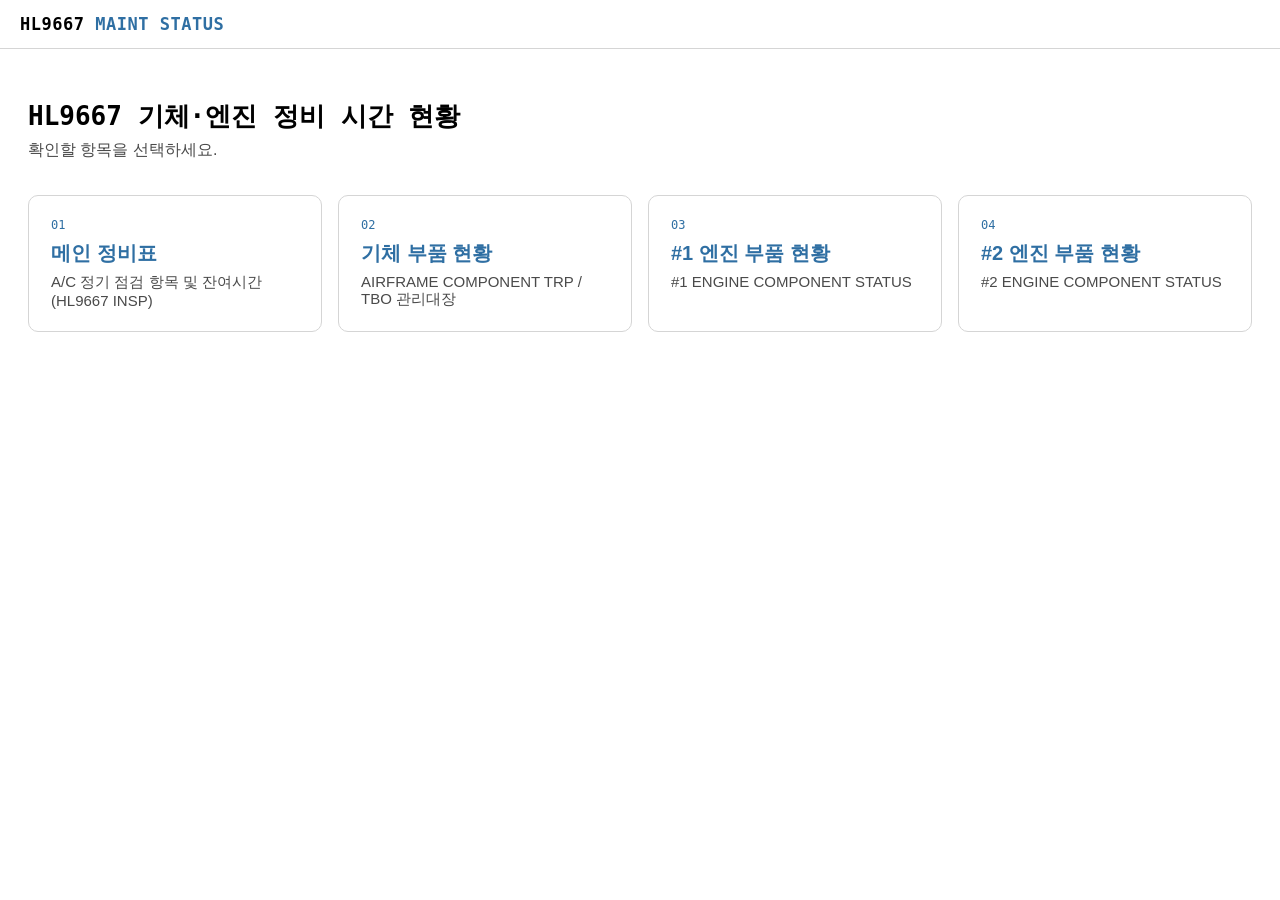
<file: index.html>
<!DOCTYPE html>
<html lang="ko">
<head>
<meta charset="UTF-8">
<meta name="viewport" content="width=device-width, initial-scale=1">
<title>HL9667 정비 현황</title>
<link rel="stylesheet" href="style.css">
</head>
<body>
<header class="top">
  <div class="title">HL9667 <span>MAINT STATUS</span></div>
</header>
<main>
  <div class="hero">
    <h1>HL9667 기체·엔진 정비 시간 현황</h1>
    <p>확인할 항목을 선택하세요.</p>
  </div>
  <div class="grid">
    <a class="card" href="insp.html">
      <div class="num">01</div>
      <h3>메인 정비표</h3>
      <p>A/C 정기 점검 항목 및 잔여시간 (HL9667 INSP)</p>
    </a>
    <a class="card" href="trp.html">
      <div class="num">02</div>
      <h3>기체 부품 현황</h3>
      <p>AIRFRAME COMPONENT TRP / TBO 관리대장</p>
    </a>
    <a class="card" href="eng1.html">
      <div class="num">03</div>
      <h3>#1 엔진 부품 현황</h3>
      <p>#1 ENGINE COMPONENT STATUS</p>
    </a>
    <a class="card" href="eng2.html">
      <div class="num">04</div>
      <h3>#2 엔진 부품 현황</h3>
      <p>#2 ENGINE COMPONENT STATUS</p>
    </a>
  </div>
</main>
</body>
</html>
</file>
<file: style.css>
/* 인쇄 시 가로 방향으로 출력한다. 상단 반복 헤더는 각 표의 thead 안에 직접 넣어뒀으므로
   (thead는 브라우저가 페이지마다 자동으로 반복해줌) 별도의 여백 예약이 필요 없다. */
@page {
  size: landscape;
  margin: 8mm;
}

:root {
  --bg: #ffffff;
  --panel: #ffffff;
  --panel-2: #f0f0f0;
  --border: #d5d5d5;
  --text: #000000;
  --text-dim: #4a4a4a;
  --accent: #2f6fa3;
  --accent-2: #b06a00;
  --danger: #e0554f;
  --danger-bg: rgba(224, 85, 79, 0.14);
  --databar: rgba(99, 142, 198, 0.55);
  --mono: "JetBrains Mono", "SFMono-Regular", Consolas, monospace;
  --sans: "Pretendard", "Noto Sans KR", -apple-system, sans-serif;
}

* { box-sizing: border-box; }

html, body {
  margin: 0;
  background: var(--bg);
  color: var(--text);
  font-family: var(--sans);
  font-size: 17px;
  --header-h: 60px;
  --info-h: 64px;
  --section-h: 40px;
}

a { color: var(--accent); text-decoration: none; }

header.top {
  position: sticky;
  top: 0;
  z-index: 30;
  background: var(--panel);
  border-bottom: 1px solid var(--border);
  padding: 14px 20px;
  display: flex;
  align-items: center;
  justify-content: space-between;
  flex-wrap: wrap;
  gap: 10px;
}

.top .title {
  font-family: var(--mono);
  font-weight: 700;
  font-size: 17px;
  letter-spacing: 0.03em;
  color: var(--text);
}
.top .title span { color: var(--accent); }

nav.tabs {
  display: flex;
  gap: 4px;
  flex-wrap: wrap;
}
nav.tabs a {
  padding: 6px 12px;
  border-radius: 6px;
  font-size: 15.5px;
  color: var(--text-dim);
  border: 1px solid transparent;
}
nav.tabs a:hover { color: var(--text); background: var(--panel-2); }
nav.tabs a.active {
  color: var(--bg);
  background: var(--accent);
  font-weight: 600;
}

.top-right {
  display: flex;
  align-items: center;
  gap: 18px;
  flex-wrap: wrap;
}
.header-date {
  font-family: var(--mono);
  font-size: 13.5px;
  color: var(--text-dim);
  white-space: nowrap;
}
.header-date strong {
  color: var(--accent-2);
  font-weight: 700;
  margin-left: 5px;
  font-size: 15px;
}

.print-wrap { position: relative; }
.print-btn {
  font-family: var(--sans);
  font-size: 13.5px;
  font-weight: 600;
  color: var(--text-dim);
  background: var(--panel-2);
  border: 1px solid var(--border);
  border-radius: 6px;
  padding: 6px 12px;
  cursor: pointer;
}
.print-btn:hover { color: var(--text); border-color: var(--accent); }
.print-panel {
  position: absolute;
  top: calc(100% + 6px);
  left: 0;
  z-index: 40;
  background: var(--panel);
  border: 1px solid var(--border);
  border-radius: 8px;
  padding: 12px 14px;
  min-width: 320px;
  box-shadow: 0 6px 20px rgba(0,0,0,0.12);
}
.print-panel-title { font-size: 12px; color: var(--text-dim); margin-bottom: 8px; }
#printSectionList { display: flex; flex-direction: column; gap: 6px; margin-bottom: 10px; max-height: 240px; overflow-y: auto; }
.print-check { display: flex; align-items: center; gap: 8px; font-size: 13.5px; color: var(--text); }
.print-panel button#printGoBtn {
  background: var(--accent);
  color: var(--bg);
  border: none;
  border-radius: 6px;
  padding: 8px 14px;
  font-weight: 700;
  cursor: pointer;
  width: 100%;
}

.print-header { display: none; }
.print-only-row { display: none; }

main { padding: 20px 28px; max-width: none; margin: 0; }

.info-bar {
  position: sticky;
  top: var(--header-h);
  z-index: 25;
  display: flex;
  flex-wrap: nowrap;
  overflow-x: auto;
  -webkit-overflow-scrolling: touch;
  gap: 1px;
  background: var(--border);
  border: 1px solid var(--border);
  border-radius: 8px;
  margin-bottom: 0;
  transform: translateZ(0);
  -webkit-transform: translateZ(0);
  will-change: transform;
}
.info-cell {
  background: var(--panel);
  padding: 10px 14px;
  flex: 1 0 150px;
  white-space: nowrap;
}
.info-cell .k { font-size: 13.5px; color: var(--text-dim); margin-bottom: 3px; }
.info-cell .v { font-family: var(--mono); font-size: 19px; font-weight: 600; }

.section-title {
  font-size: 16.5px;
  color: var(--accent-2);
  font-weight: 700;
  margin: 0;
  padding: 26px 0 8px;
  border-bottom: 1px solid var(--border);
  position: sticky;
  top: calc(var(--header-h) + var(--info-h));
  z-index: 21;
  background: var(--bg);
  transform: translateZ(0);
  -webkit-transform: translateZ(0);
  will-change: transform;
}

table {
  width: 100%;
  border-collapse: separate;
  border-spacing: 0;
  background: var(--panel);
  font-size: 16px;
  margin-bottom: 6px;
}
thead tr:first-child th:first-child { border-top-left-radius: 8px; }
thead tr:first-child th:last-child { border-top-right-radius: 8px; }
tbody tr:last-child td:first-child { border-bottom-left-radius: 8px; }
tbody tr:last-child td:last-child { border-bottom-right-radius: 8px; }
thead th {
  background: var(--panel-2);
  color: var(--text-dim);
  font-weight: 600;
  text-align: left;
  padding: 8px 10px;
  border-bottom: 1px solid var(--border);
  white-space: nowrap;
  position: sticky;
  top: calc(var(--header-h) + var(--info-h) + var(--section-h));
  z-index: 20;
  transform: translateZ(0);
  -webkit-transform: translateZ(0);
  will-change: transform;
}
tbody td {
  padding: 7px 10px;
  border-bottom: 1px solid var(--border);
  font-family: var(--mono);
  white-space: nowrap;
}
tbody tr:hover { background: var(--panel-2); }
tbody tr.overdue { background: var(--danger-bg); }
tbody tr.overdue td:first-child { box-shadow: inset 3px 0 0 var(--danger); }
tbody td.remark {
  font-family: var(--sans);
  white-space: normal;
  color: var(--text-dim);
  min-width: 200px;
}
.insp-table td:nth-child(n+2):nth-child(-n+9) {
  text-align: center;
}
.insp-table td.remark,
.insp-table thead th:last-child {
  border-left: 2px solid var(--border);
}
.log-row td { border-bottom: 1px dashed var(--border); }

/* 02~04 페이지(기체부품/엔진) 전용: 섹션 제목이 없는 단일 표라서, sticky 오프셋에
   --section-h를 더하지 않는다(01의 thead 규칙과 다름). */
.comp-table thead th {
  top: calc(var(--header-h) + var(--info-h));
}
.comp-table td:nth-child(n+3):nth-child(-n+13) {
  text-align: center;
}
.comp-table td.remark,
.comp-table thead th:last-child {
  border-left: 2px solid var(--border);
}

.badge-overdue {
  display: inline-block;
  font-family: var(--sans);
  font-size: 13px;
  font-weight: 700;
  color: var(--danger);
  background: rgba(224,85,79,0.16);
  border: 1px solid var(--danger);
  padding: 1px 6px;
  border-radius: 999px;
  margin-left: 6px;
}
.badge-manual {
  display: inline-block;
  font-family: var(--sans);
  font-size: 11.5px;
  font-weight: 600;
  color: var(--text-dim);
  background: var(--panel-2);
  border: 1px solid var(--border);
  padding: 1px 6px;
  border-radius: 999px;
  margin-left: 6px;
}

.admin-btn {
  font-family: var(--sans);
  font-size: 13.5px;
  font-weight: 600;
  color: var(--text-dim);
  background: var(--panel-2);
  border: 1px solid var(--border);
  border-radius: 6px;
  padding: 6px 12px;
  cursor: pointer;
}
.admin-btn:hover { color: var(--text); border-color: var(--accent); }
.admin-btn.active { color: var(--bg); background: var(--accent-2); border-color: var(--accent-2); }

.connect-panel {
  background: var(--panel);
  border: 1px solid var(--border);
  border-radius: 8px;
  padding: 16px;
  margin-bottom: 18px;
  position: sticky;
  top: var(--header-h);
  z-index: 27;
  box-shadow: 0 6px 16px rgba(0,0,0,0.10);
}
.connect-row {
  display: flex;
  gap: 14px;
  flex-wrap: wrap;
  align-items: flex-end;
}
.connect-row label {
  display: flex;
  flex-direction: column;
  gap: 4px;
  font-size: 12.5px;
  color: var(--text-dim);
  flex: 1;
  min-width: 160px;
}
.connect-row input {
  background: var(--panel-2);
  border: 1px solid var(--border);
  border-radius: 6px;
  padding: 7px 9px;
  color: var(--text);
  font-family: var(--mono);
  font-size: 13.5px;
}
.connect-row button {
  background: var(--accent);
  color: var(--bg);
  border: none;
  border-radius: 6px;
  padding: 9px 16px;
  font-weight: 700;
  cursor: pointer;
  height: 36px;
}
.connect-hint { font-size: 11.5px; color: var(--text-dim); margin-top: 10px; }
.connect-msg { font-size: 12.5px; color: var(--accent-2); margin-top: 6px; }

.master-form {
  background: var(--panel);
  border: 1px solid var(--accent-2);
  border-radius: 8px;
  padding: 14px 16px;
  margin-bottom: 18px;
}
.master-title { font-size: 13px; color: var(--accent-2); font-weight: 700; margin-bottom: 10px; }
.master-row { display: flex; gap: 16px; flex-wrap: wrap; }
.master-row label {
  display: flex;
  flex-direction: column;
  gap: 4px;
  font-size: 12px;
  color: var(--text-dim);
}
.master-row input {
  background: var(--panel-2);
  border: 1px solid var(--border);
  border-radius: 6px;
  padding: 7px 9px;
  color: var(--text);
  font-family: var(--mono);
  font-size: 14px;
  width: 150px;
}

.cell-input {
  background: var(--panel-2);
  border: 1px solid var(--border);
  border-radius: 4px;
  padding: 4px 6px;
  color: var(--text);
  font-family: var(--mono);
  font-size: 12.5px;
  width: 100%;
  min-width: 90px;
}
.cell-input:focus { border-color: var(--accent); outline: none; }

.remark-input {
  font-family: var(--sans) !important;
  font-size: 15px !important;
  color: var(--text) !important;
  min-width: 200px;
  min-height: 34px;
  resize: vertical;
  white-space: normal;
  line-height: 1.4;
}

.locked-cell {
  opacity: 0.6;
  cursor: not-allowed;
  border-bottom: 1px dashed var(--border);
}

.ref-hint {
  color: var(--accent);
  font-family: var(--sans);
  font-size: 11px;
}

.save-bar {
  position: sticky;
  bottom: 0;
  display: flex;
  align-items: center;
  gap: 14px;
  background: var(--panel);
  border: 1px solid var(--accent-2);
  border-radius: 8px;
  padding: 12px 16px;
  margin-top: 20px;
}
.save-bar button {
  background: var(--accent-2);
  color: var(--bg);
  border: none;
  border-radius: 6px;
  padding: 9px 18px;
  font-weight: 700;
  cursor: pointer;
}
.save-msg { font-size: 12.5px; color: var(--text-dim); }

.updated-note {
  color: var(--text-dim);
  font-size: 12px;
  margin: 4px 0 18px;
}

.loading, .empty {
  color: var(--text-dim);
  padding: 40px;
  text-align: center;
}

/* index page cards */
.grid {
  display: grid;
  grid-template-columns: repeat(auto-fit, minmax(220px, 1fr));
  gap: 16px;
  margin-top: 24px;
}
.card {
  background: var(--panel);
  border: 1px solid var(--border);
  border-radius: 10px;
  padding: 22px;
  transition: border-color .15s, transform .15s;
}
.card:hover { border-color: var(--accent); transform: translateY(-2px); }
.card .num {
  font-family: var(--mono);
  color: var(--accent);
  font-size: 12px;
  margin-bottom: 8px;
}
.card h3 { margin: 0 0 6px; font-size: 20px; }
.card p { margin: 0; color: var(--text-dim); font-size: 15px; }

.hero {
  padding: 30px 0 10px;
}
.hero h1 {
  font-family: var(--mono);
  font-size: 26px;
  margin: 0 0 6px;
}
.hero p { color: var(--text-dim); margin: 0; font-size: 16px; }

@media (max-width: 640px) {
  main { padding: 12px; }
  header.top { padding: 10px 12px; }
}

@media print {
  * { -webkit-print-color-adjust: exact !important; print-color-adjust: exact !important; color-adjust: exact !important; }
  header.top, #connectPanel, #masterForm, .save-bar, .print-wrap { display: none !important; }
  /* 화면용 등록기호 바/타이틀은 인쇄에서 숨긴다. 대신 각 표의 thead 안에 넣어둔
     복사본이 표시된다 - thead는 브라우저가 인쇄 시 페이지마다 자동으로 반복해주므로,
     페이지가 몇 장이 되든 항상 각 페이지 맨 위에 정확히 나온다(픽셀 계산 불필요). */
  #printHeader, #info { display: none !important; }
  .print-only-row { display: table-row !important; }
  .insp-table td:nth-child(10), .insp-table th:nth-child(10) { display: none !important; }
  .comp-table td:nth-child(14), .comp-table th:nth-child(14) { display: none !important; }

  main { margin: 0 !important; padding: 0 6px !important; }
  .section-title { position: static !important; margin: 0 !important; padding: 8px 0 4px !important; }
  .insp-table thead th, .comp-table thead th { position: static !important; }
  .section-block.print-exclude { display: none !important; }

  body { font-size: 10.5px; }
  .insp-table, .comp-table { font-size: 9.5px; width: 100%; }
  .insp-table tbody td, .insp-table thead th,
  .comp-table tbody td, .comp-table thead th { padding: 3px 5px; white-space: nowrap; }
  .section-block { page-break-inside: avoid; }
  .locked-cell, .ref-hint, .badge-manual { display: inline; }
  tbody tr.overdue { background: var(--danger-bg) !important; }
  tbody tr.overdue td:first-child { box-shadow: inset 3px 0 0 var(--danger) !important; }

  /* 각 표의 thead 맨 위 두 줄(제목/등록기호 정보) - 표마다 복사되어 있어서
     페이지가 나뉘어도 매 페이지 위에 자동으로 다시 나온다. */
  .print-thead-title {
    font-family: var(--mono);
    font-weight: 700;
    font-size: 12px;
    text-align: left !important;
    padding: 2px 6px !important;
    background: #fff;
  }
  .print-thead-info {
    text-align: left !important;
    padding: 2px 6px 6px !important;
    background: #fff;
    font-size: 9.5px;
    white-space: normal !important;
  }
  .print-thead-info .info-piece { margin-right: 12px; }
  .print-thead-info .info-piece b { margin-left: 3px; }
}
</file>
